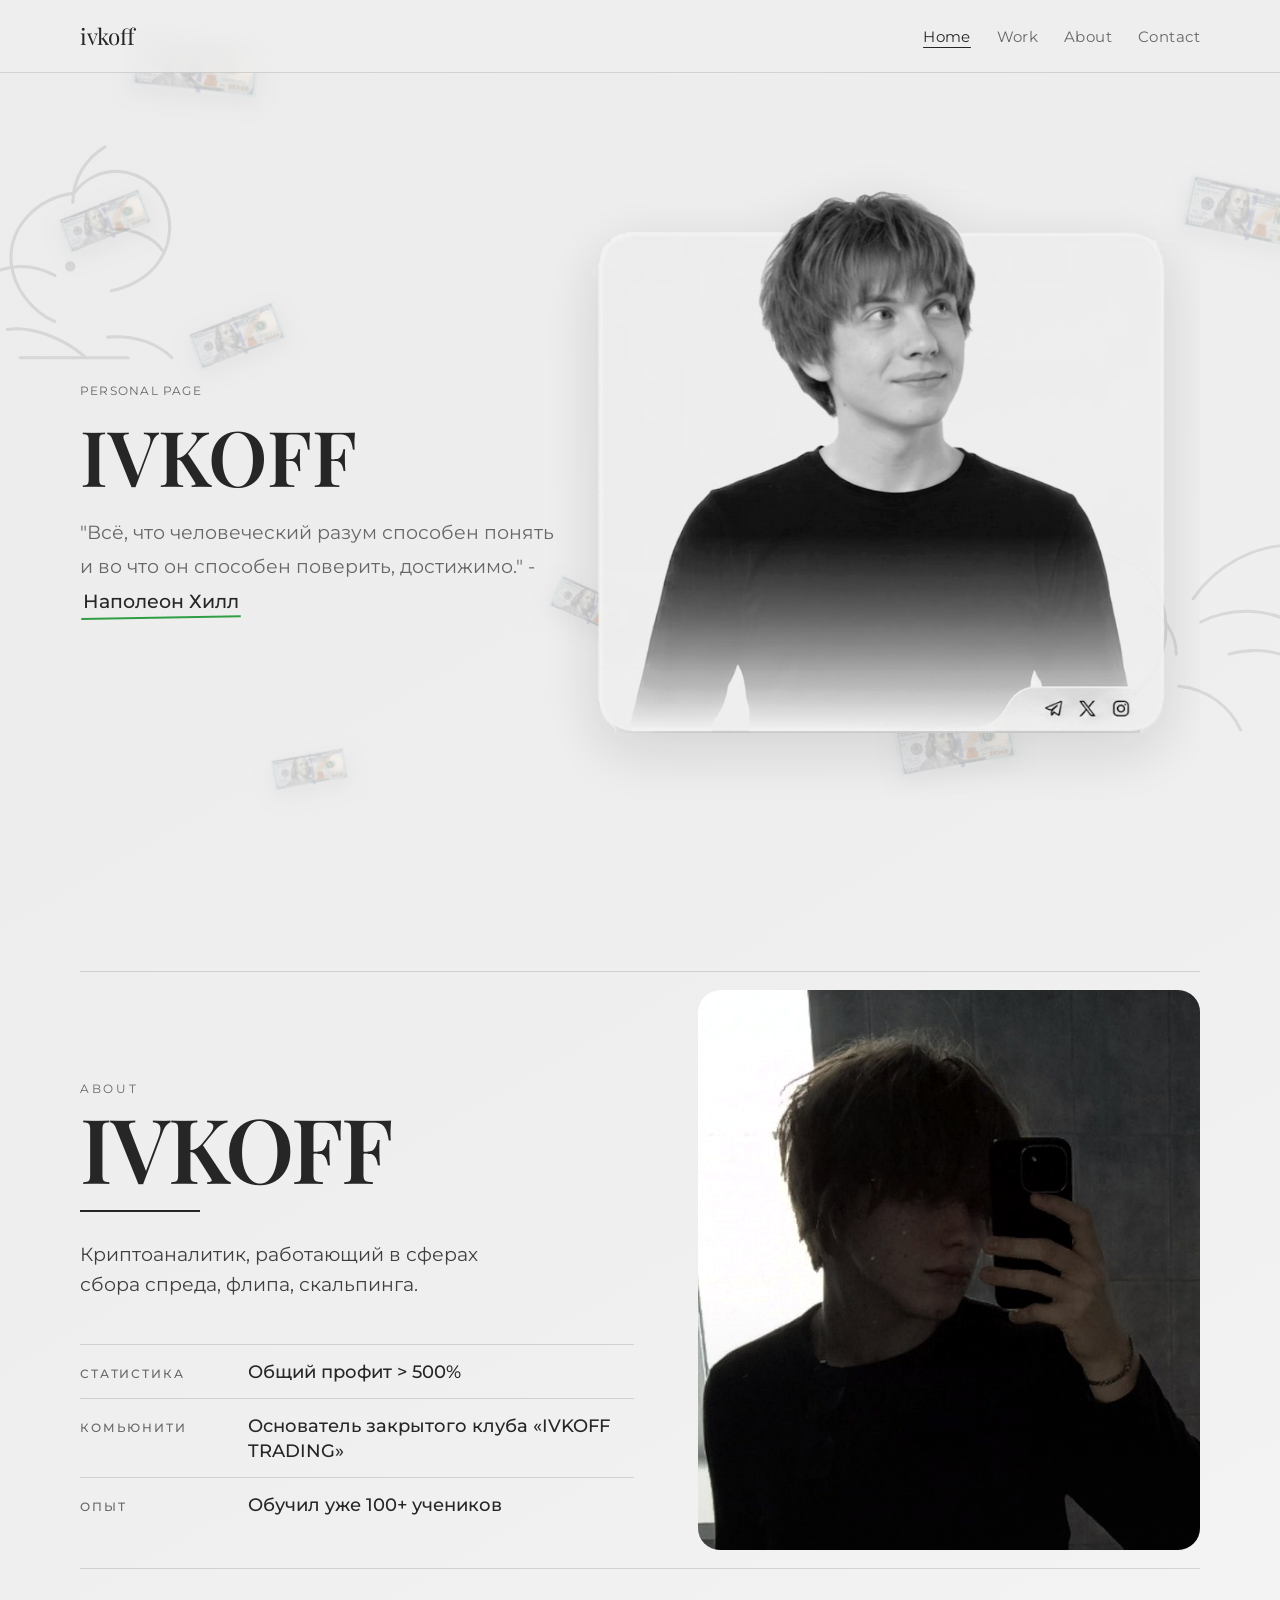
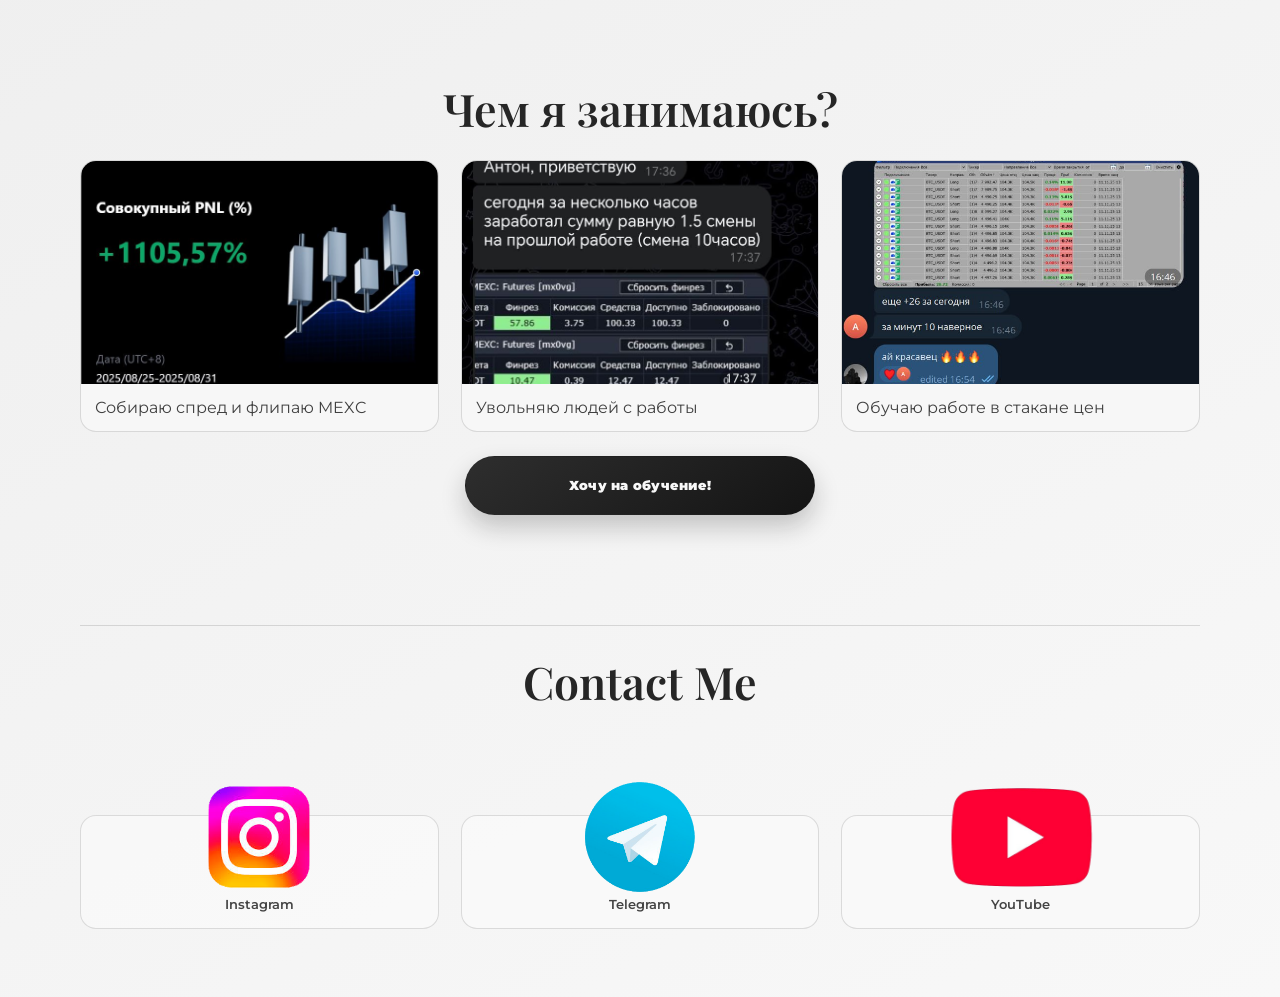
<file: index.html>
<!DOCTYPE html>
<html lang="ru">
<head>
  <meta charset="UTF-8">
  <meta name="viewport" content="width=device-width, initial-scale=1.0">
  <title>ivkoff</title>
  <meta name="description" content="WHOAMI">
  <link rel="preconnect" href="https://fonts.googleapis.com">
  <link rel="preconnect" href="https://fonts.gstatic.com" crossorigin>
  <link href="https://fonts.googleapis.com/css2?family=Playfair+Display:wght@500;600;700&family=Montserrat:wght@300;400;500;600&display=swap" rel="stylesheet">
  <link rel="stylesheet" href="styles.css?v=5">
  <link rel="icon" type="image/jpeg" href="ava.png">
</head>
<body>
  <div class="bg-engraving engraving-left" aria-hidden="true"></div>
  <div class="bg-engraving engraving-right" aria-hidden="true"></div>
  <div class="money-rain" aria-hidden="true"></div>

  <header class="topbar">
    <div class="wrap">
      <a class="brand" href="#home">ivkoff</a>
      <nav class="menu">
        <a href="#home">Home</a>
        <a href="#work">Work</a>
        <a href="#about">About</a>
        <a href="#contact">Contact</a>
      </nav>
    </div>
  </header>

  <main class="page">
    <section id="home" class="hero reveal">
      <div class="hero__mobile-photo-wrap" aria-hidden="true">
        <img class="hero__mobile-photo hero__mobile-photo--open" src="hero-photo2.png" alt="Фото профиля">
        <img class="hero__mobile-photo hero__mobile-photo--closed" src="morgnul.png" alt="">
      </div>
      <p class="hero__kicker">Personal page</p>
      <h1 class="hero__title">IVKOFF</h1>
      <p class="hero__subtitle">"Всё, что человеческий разум способен понять и во что он способен поверить, достижимо." - <span class="quote-author">Наполеон Хилл</span></p>
    </section>

    <section id="about" class="about reveal delay-1">
      <div class="about__content">
        <p class="about__eyebrow">About</p>
        <h2 class="about__name">IVKOFF</h2>
        <p class="about__lead">
          Криптоаналитик, работающий в сферах сбора спреда, флипа, скальпинга.
        </p>

        <dl class="about__facts">
          <div class="about__fact">
            <dt>Статистика</dt>
            <dd>Общий профит &gt; 500%</dd>
          </div>
          <div class="about__fact">
            <dt>Комьюнити</dt>
            <dd>Основатель закрытого клуба «IVKOFF TRADING»</dd>
          </div>
          <div class="about__fact">
            <dt>Опыт</dt>
            <dd>Обучил уже 100+ учеников</dd>
          </div>
        </dl>
      </div>

      <div class="about__media">
        <img class="about__photo" src="ya.jpg" alt="Фото IVKOFF">
      </div>
    </section>



    <section id="work" class="featured reveal delay-1">
      <h2 class="what">Чем я занимаюсь?</h2>
      <div class="featured__grid">
        <article class="work-card">
          <img src="pnl.jpg" alt="Работа 1">
          <p>Собираю спред и флипаю MEXC</p>
        </article>
        <article class="work-card">
          <img src="uvol.jpg" alt="Работа 2">
          <p>Увольняю людей с работы</p>
        </article>
        <article class="work-card">
          <img src="obuch.jpg" alt="Работа 3">
          <p>Обучаю работе в стакане цен</p>
        </article>
      </div>
      <div class="featured__cta">
        <a class="btn-primary" href="education.html">Хочу на обучение!</a>
      </div>
    </section>



    <section id="contact" class="contact reveal delay-2">
      <h2>Contact Me</h2>
    </section>
  </main>

  <footer class="socials reveal delay-2">
    <a class="social social--instagram" href="https://www.instagram.com/ivkofff?igsh=MWhxNTc3aG1qY3Yybw==" target="_blank" rel="noopener noreferrer" aria-label="Instagram">
      <img src="inst.png" alt="Instagram">
      <span>Instagram</span>
    </a>

    <a class="social social--telegram" href="https://t.me/fxiax" target="_blank" rel="noopener noreferrer" aria-label="Telegram">
      <img src="telegram.png" alt="Telegram">
      <span>Telegram</span>
    </a>

    <a class="social social--youtube" href="https://www.youtube.com/@xauog" target="_blank" rel="noopener noreferrer" aria-label="YouTube">
      <img src="youtube.png" alt="YouTube">
      <span>YouTube</span>
    </a>
  </footer>

  <script src="script.js"></script>
</body>
</html>
</file>
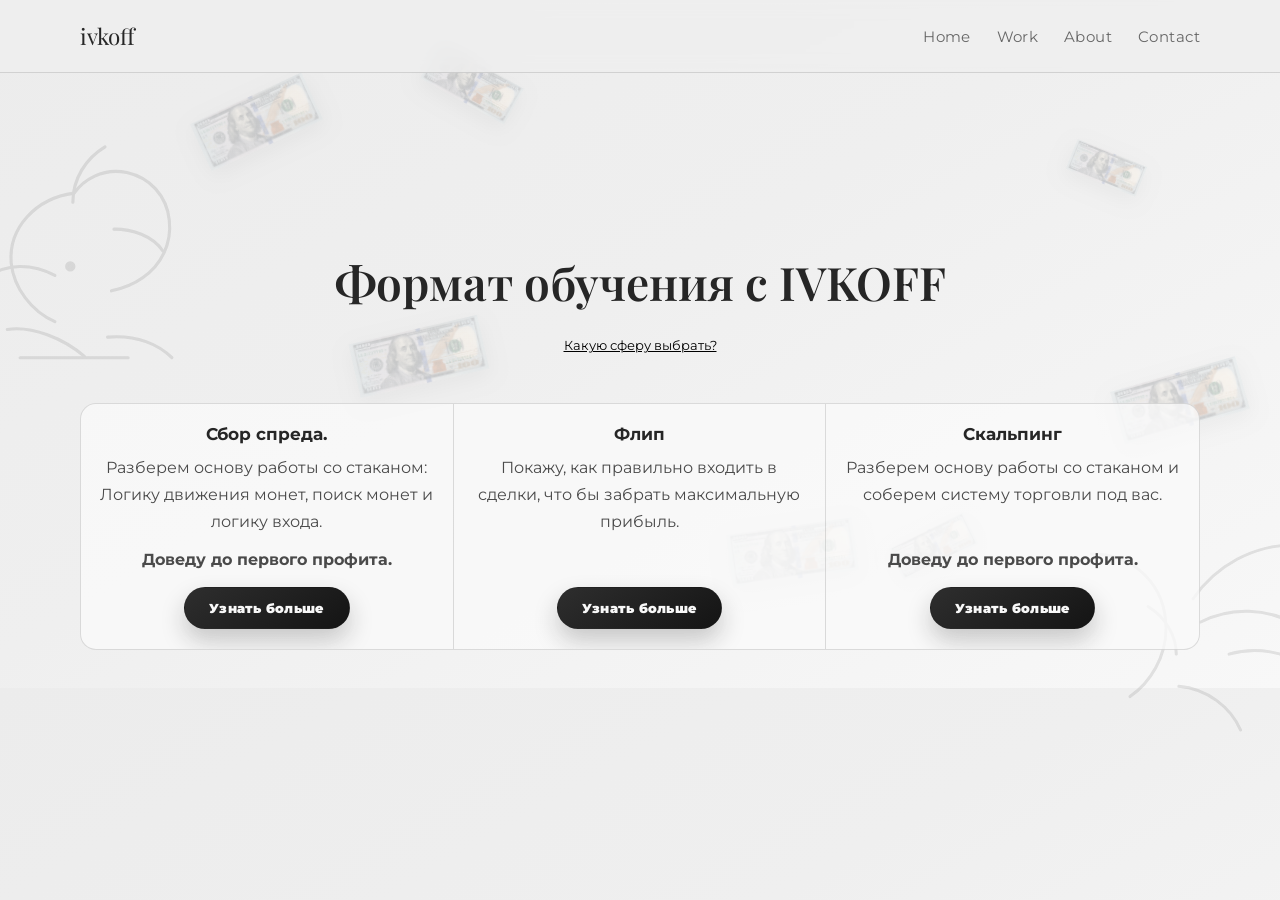
<file: education.html>
<!DOCTYPE html>
<html lang="ru">
<head>
  <meta charset="UTF-8">
  <meta name="viewport" content="width=device-width, initial-scale=1.0">
  <title>Обучение | ivkoff</title>
  <meta name="description" content="Обучение от ivkoff">
  <link rel="preconnect" href="https://fonts.googleapis.com">
  <link rel="preconnect" href="https://fonts.gstatic.com" crossorigin>
  <link href="https://fonts.googleapis.com/css2?family=Playfair+Display:wght@500;600;700&family=Montserrat:wght@300;400;500;600&display=swap" rel="stylesheet">
  <link rel="stylesheet" href="styles.css?v=3">
  <link rel="icon" type="image/jpeg" href="ava.png">
</head>
<body>
  <div class="bg-engraving engraving-left" aria-hidden="true"></div>
  <div class="bg-engraving engraving-right" aria-hidden="true"></div>
  <div class="money-rain" aria-hidden="true"></div>

  <header class="topbar">
    <div class="wrap">
      <a class="brand" href="index.html#home">ivkoff</a>
      <nav class="menu">
        <a href="index.html#home">Home</a>
        <a href="index.html#work">Work</a>
        <a href="index.html#about">About</a>
        <a href="index.html#contact">Contact</a>
      </nav>
    </div>
  </header>

  <main class="page">
    <section class="training reveal is-visible">
      <h1 class="training__title">Формат обучения c IVKOFF</h1>
      <a href="sphere.html">Какую сферу выбрать?</a>
      <div class="training__grid">
        <article class="training__card">
          <h3>Сбор спреда.</h3>
          <p>Разберем основу работы со стаканом: Логику движения монет, поиск монет и логику входа.</p>
          <b class="bbb">Доведу до первого профита.</b>
          <a class="btn-spred" href="spread.html">Узнать больше</a>
        </article>
        <article class="training__card">
          <h3>Флип</h3>
          <p>Покажу, как правильно входить в сделки, что бы забрать максимальную прибыль.</p>
          <a class="btn-flip" href="flip.html">Узнать больше</a>
        </article>
        <article class="training__card">
          <h3>Скальпинг</h3>
          <p>Разберем основу работы со стаканом и соберем систему торговли под вас.</p>
          <b class="bbb">Доведу до первого профита.</b>
          <a class="btn-scalp" href="scalping.html">Узнать больше</a>
        </article>
      </div>
    </section>
  </main>

  <script src="script.js"></script>
</body>
</html>
</file>
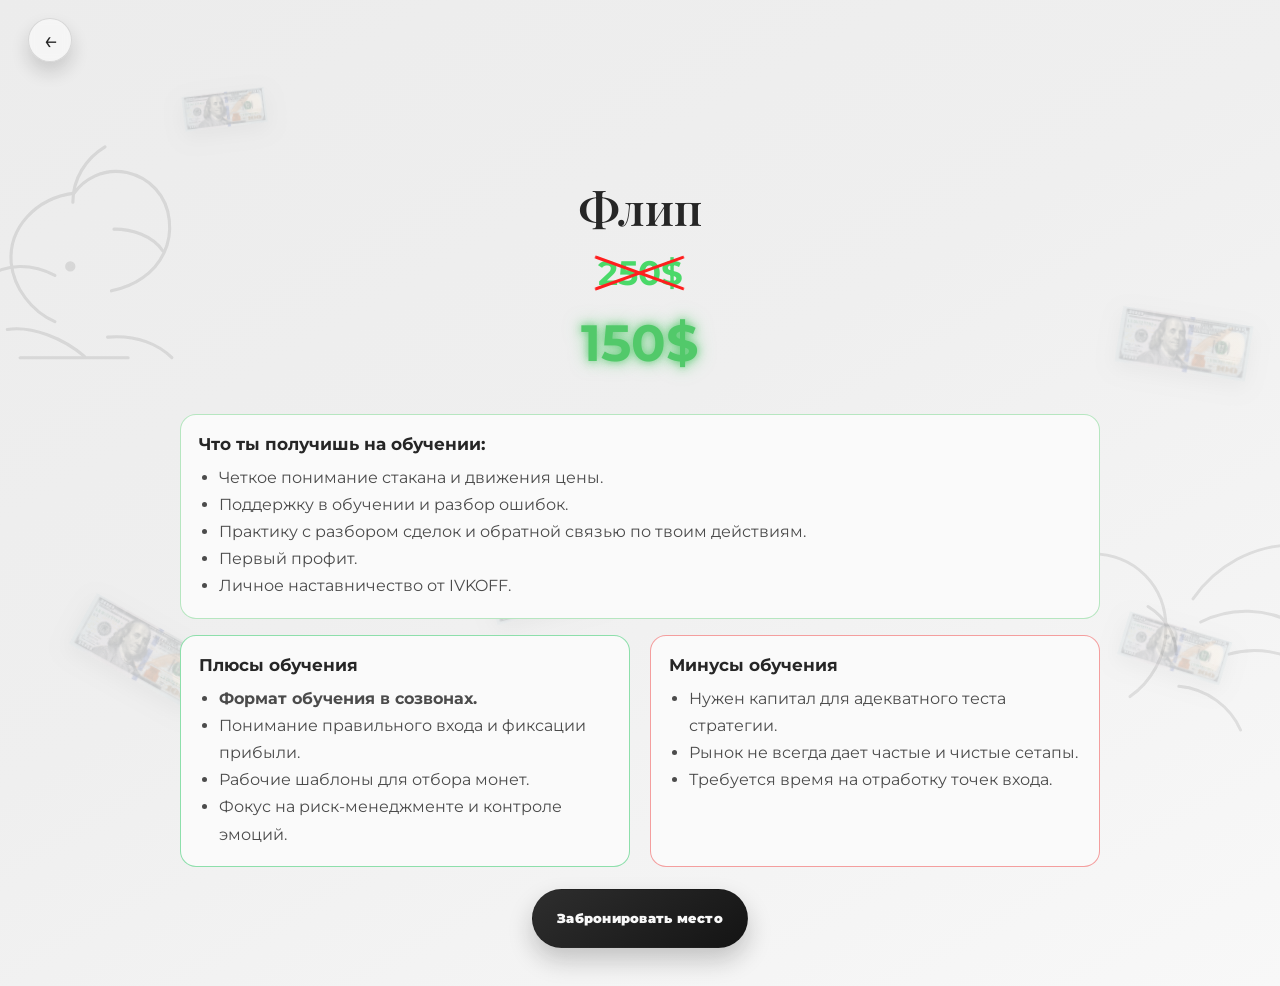
<file: flip.html>
<!DOCTYPE html>
<html lang="ru">
<head>
  <meta charset="UTF-8">
  <meta name="viewport" content="width=device-width, initial-scale=1.0">
  <title>Флип | ivkoff</title>
  <meta name="description" content="Плюсы и минусы обучения флипу">
  <link rel="preconnect" href="https://fonts.googleapis.com">
  <link rel="preconnect" href="https://fonts.gstatic.com" crossorigin>
  <link href="https://fonts.googleapis.com/css2?family=Playfair+Display:wght@500;600;700&family=Montserrat:wght@300;400;500;600&display=swap" rel="stylesheet">
  <link rel="stylesheet" href="styles.css?v=2">
  <link rel="icon" type="image/jpeg" href="ava.png">
  <style>
    .lesson-page .lesson-card--pros {
      background: rgb(250, 250, 250) !important;
      border-color: rgba(34, 197, 94, 0.5) !important;
    }

    .lesson-page .lesson-card--cons {
      background: rgb(250, 250, 250) !important;
      border-color: rgba(239, 68, 68, 0.5) !important;
    }

    .lesson-page .lesson-card--info {
      margin: 0 0 16px;
      background: rgb(250, 250, 250) !important;
      border-color: rgba(82, 201, 106, 0.4) !important;
    }
  </style>
</head>
<body>
  <div class="bg-engraving engraving-left" aria-hidden="true"></div>
  <div class="bg-engraving engraving-right" aria-hidden="true"></div>
  <div class="money-rain" aria-hidden="true"></div>

  <a class="back-arrow" href="education.html" aria-label="Назад на страницу обучения">&larr;</a>

  <main class="page lesson-page">
    <section class="lesson reveal is-visible">
      <h1 class="lesson__title">Флип</h1>
      <b class="bzach">250$</b>
      <b class="lesson__lead">150$</b>
      <article class="lesson-card lesson-card--info">
        <h2>Что ты получишь на обучении:</h2>
        <ul>
          <li>Четкое понимание стакана и движения цены.</li>
          <li>Поддержку в обучении и разбор ошибок.</li>
          <li>Практику с разбором сделок и обратной связью по твоим действиям.</li>
          <li>Первый профит.</li>
          <li>Личное наставничество от IVKOFF.</li>
        </ul>
      </article>
      <div class="lesson__grid">
        <article class="lesson-card lesson-card--pros">
          <h2>Плюсы обучения</h2>
          <ul>
            <li><b>Формат обучения в созвонах.</b></li>
            <li>Понимание правильного входа и фиксации прибыли.</li>
            <li>Рабочие шаблоны для отбора монет.</li>
            <li>Фокус на риск-менеджменте и контроле эмоций.</li>
          </ul>
        </article>
        <article class="lesson-card lesson-card--cons">
          <h2>Минусы обучения</h2>
          <ul>
            <li>Нужен капитал для адекватного теста стратегии.</li>
            <li>Рынок не всегда дает частые и чистые сетапы.</li>
            <li>Требуется время на отработку точек входа.</li>
          </ul>
        </article>
      </div>
      <div class="training__footer">
        <a class="btn-primary" href="https://t.me/m/FtcjONg0Njdi">Забронировать место</a>
      </div>
    </section>
  </main>

  <script src="script.js"></script>
</body>
</html>
</file>
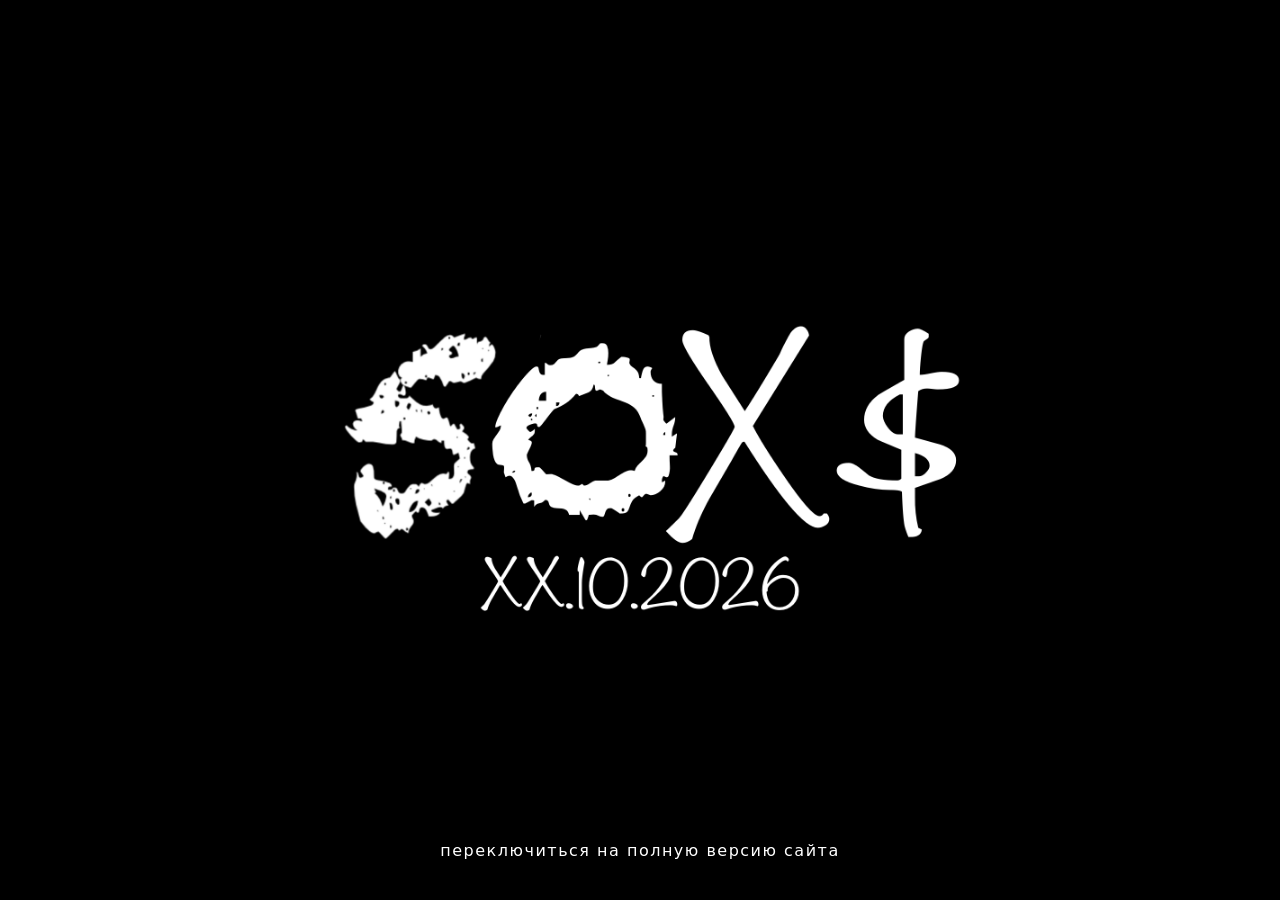
<file: indexx.html>
<!DOCTYPE html>
<html lang="ru">
<head>
    <meta charset="UTF-8">
    <meta name="viewport" content="width=device-width, initial-scale=1.0">
    <title>XX.10.2026</title>
    <link rel="icon" type="image/jpeg" href="fonnn.png">
    <style>
        /* Создаем правило для плавной анимации появления (от прозрачного к видимому) */
        @keyframes fadeIn {
            0% { opacity: 0; }
            100% { opacity: 1; }
        }

        body {
            margin: 0;
            padding: 0;
            background-color: #000000;
            height: 100vh;
            overflow: hidden; /* Убираем скролл */
            display: flex;
            justify-content: center;
            align-items: center;
            
            /* Применяем анимацию ко всей странице: длительность 1.5 секунды */
            animation: fadeIn 1.5s ease-in-out;
        }

        .image-container {
            position: relative;
            width: 100%;
            height: 100%;
            display: flex;
            justify-content: center;
            align-items: center;
        }

        .image-container img {
            max-width: 100%;
            max-height: 100vh;
            object-fit: contain;
        }

        .link-text {
            position: absolute;
            bottom: 40px; /* Переместили надпись вниз (отступ от нижнего края) */
            left: 50%;
            transform: translateX(-50%);
            
            color: #ffffff;
            text-decoration: none;
            font-size: 16px;
            font-weight: 400; 
            text-align: center;
            
            /* Сменили шрифт на современный системный без засечек */
            font-family: system-ui, -apple-system, "Segoe UI", Roboto, "Helvetica Neue", Arial, sans-serif;
            letter-spacing: 1.5px; /* Немного увеличили расстояние между буквами */
            text-transform: lowercase; /* Все буквы строчные, как на фото */
            
            text-shadow: 1px 1px 4px rgba(0, 0, 0, 0.9);
            z-index: 10;
            
            /* Плавное изменение при наведении мыши */
            transition: color 0.3s ease, opacity 0.3s ease;
        }

        .link-text:hover {
            color: #d1d1d1; /* При наведении текст становится слегка серым */
            text-decoration: none; /* Убрал подчеркивание, чтобы выглядело аккуратнее */
        }
    </style>
</head>
<body>

    <div class="image-container">
        <!-- Изображение -->
        <img src="Fonnn.PNG" alt="Фоновое изображение">
        
        <!-- Ссылка теперь будет отображаться внизу -->
        <a href="body.html" class="link-text">переключиться на полную версию сайта</a>
    </div>

</body>
</html>
</file>
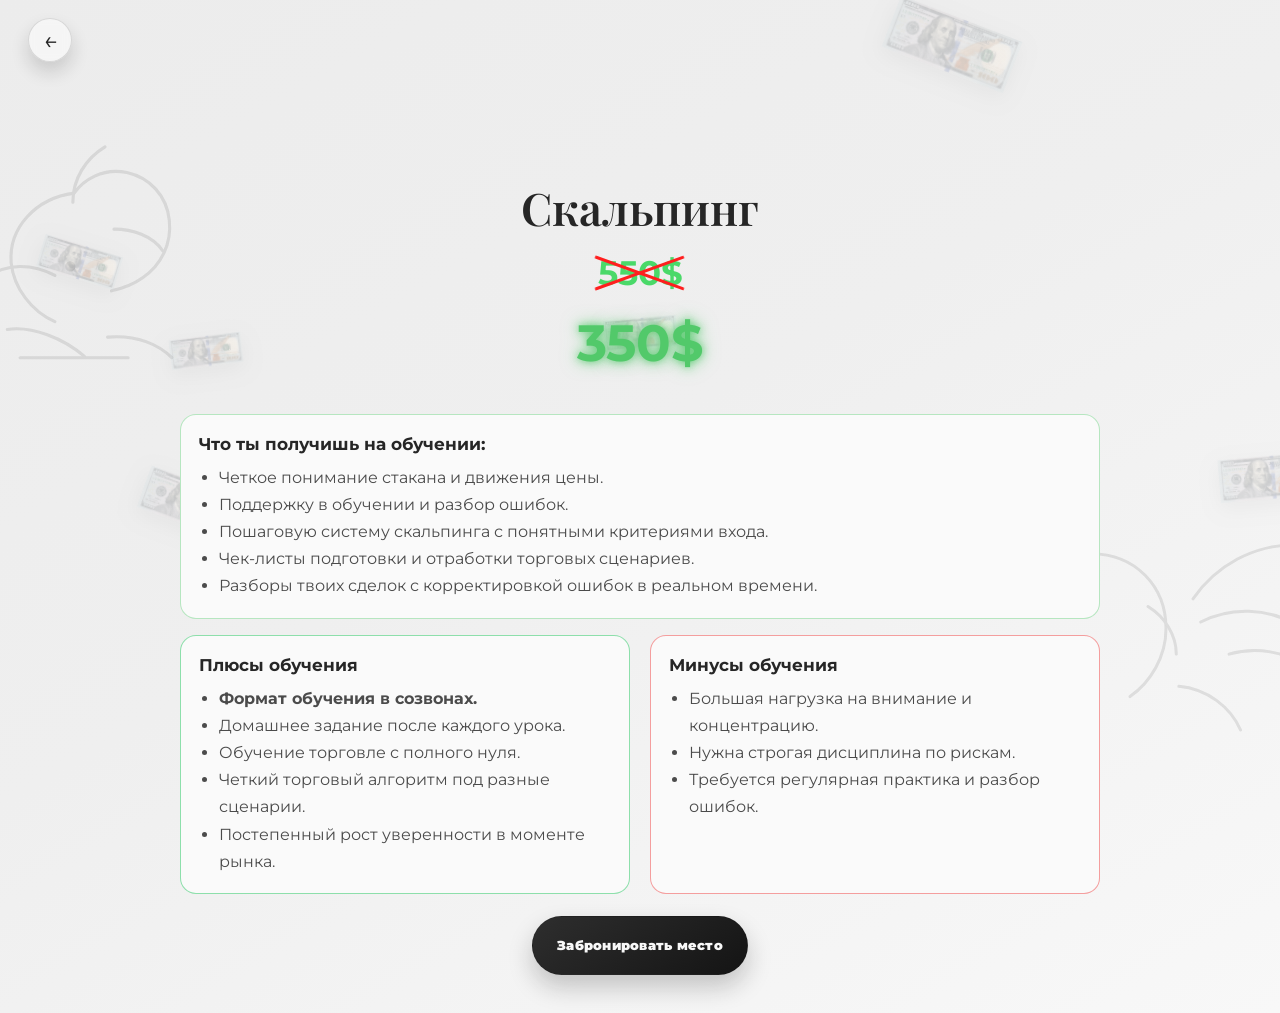
<file: scalping.html>
<!DOCTYPE html>
<html lang="ru">
<head>
  <meta charset="UTF-8">
  <meta name="viewport" content="width=device-width, initial-scale=1.0">
  <title>Скальпинг | ivkoff</title>
  <meta name="description" content="Плюсы и минусы обучения скальпингу">
  <link rel="preconnect" href="https://fonts.googleapis.com">
  <link rel="preconnect" href="https://fonts.gstatic.com" crossorigin>
  <link href="https://fonts.googleapis.com/css2?family=Playfair+Display:wght@500;600;700&family=Montserrat:wght@300;400;500;600&display=swap" rel="stylesheet">
  <link rel="stylesheet" href="styles.css?v=2">
  <link rel="icon" type="image/jpeg" href="ava.png">
  <style>
    .lesson-page .lesson-card--pros {
      background: rgb(250, 250, 250) !important;
      border-color: rgba(34, 197, 94, 0.5) !important;
    }

    .lesson-page .lesson-card--cons {
      background: rgb(250, 250, 250) !important;
      border-color: rgba(239, 68, 68, 0.5) !important;
    }

    .lesson-page .lesson-card--info {
      margin: 0 0 16px;
      background: rgb(250, 250, 250) !important;
      border-color: rgba(82, 201, 106, 0.4) !important;
    }
  </style>
</head>
<body>
  <div class="bg-engraving engraving-left" aria-hidden="true"></div>
  <div class="bg-engraving engraving-right" aria-hidden="true"></div>
  <div class="money-rain" aria-hidden="true"></div>

  <a class="back-arrow" href="education.html" aria-label="Назад на страницу обучения">&larr;</a>

  <main class="page lesson-page">
    <section class="lesson reveal is-visible">
      <h1 class="lesson__title">Скальпинг</h1>
      <b class="bzach">550$</b>
      <b class="lesson__lead">350$</b>
      <article class="lesson-card lesson-card--info">
        <h2>Что ты получишь на обучении:</h2>
        <ul>
          <li>Четкое понимание стакана и движения цены.</li>
          <li>Поддержку в обучении и разбор ошибок.</li>
          <li>Пошаговую систему скальпинга с понятными критериями входа.</li>
          <li>Чек-листы подготовки и отработки торговых сценариев.</li>
          <li>Разборы твоих сделок с корректировкой ошибок в реальном времени.</li>
        </ul>
      </article>
      <div class="lesson__grid">
        <article class="lesson-card lesson-card--pros">
          <h2>Плюсы обучения</h2>
          <ul>
            <li><b>Формат обучения в созвонах.</b></li>
            <li>Домашнее задание после каждого урока.</li>
            <li>Обучение торговле с полного нуля.</li>
            <li>Четкий торговый алгоритм под разные сценарии.</li>
            <li>Постепенный рост уверенности в моменте рынка.</li>
          </ul>
        </article>
        <article class="lesson-card lesson-card--cons">
          <h2>Минусы обучения</h2>
          <ul>
            <li>Большая нагрузка на внимание и концентрацию.</li>
            <li>Нужна строгая дисциплина по рискам.</li>
            <li>Требуется регулярная практика и разбор ошибок.</li>
          </ul>
        </article>
      </div>
      <div class="training__footer">
        <a class="btn-primary" href="https://t.me/m/5CFHhYJuMTEy">Забронировать место</a>
      </div>
    </section>
  </main>

  <script src="script.js"></script>
</body>
</html>
</file>
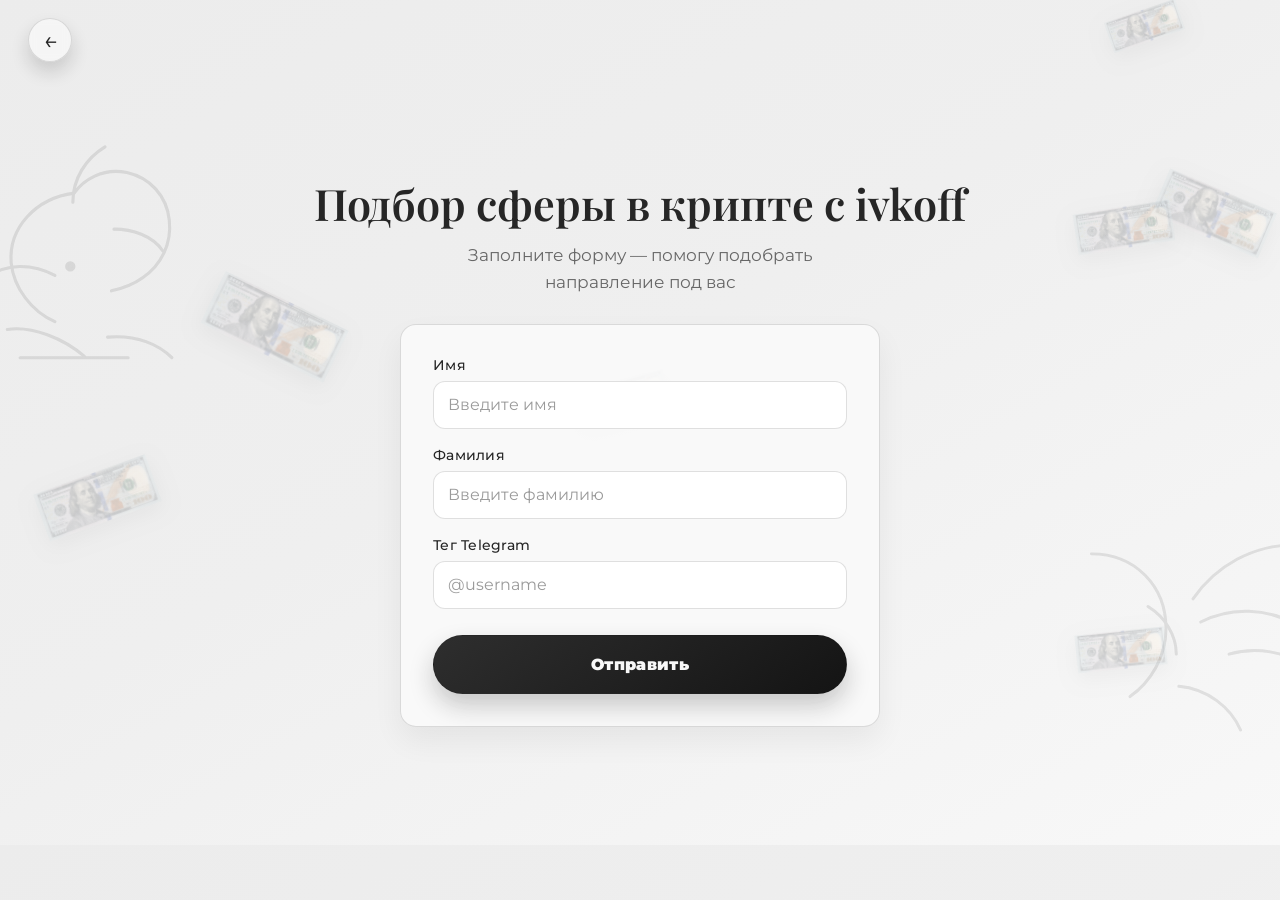
<file: sphere.html>
<!DOCTYPE html>
<html lang="ru">
<head>
  <meta charset="UTF-8">
  <meta name="viewport" content="width=device-width, initial-scale=1.0">
  <title>Подбор сферы | ivkoff</title>
  <meta name="description" content="Подбор сферы в крипте с ivkoff">
  <link rel="preconnect" href="https://fonts.googleapis.com">
  <link rel="preconnect" href="https://fonts.gstatic.com" crossorigin>
  <link href="https://fonts.googleapis.com/css2?family=Playfair+Display:wght@500;600;700&family=Montserrat:wght@300;400;500;600&display=swap" rel="stylesheet">
  <link rel="stylesheet" href="styles.css?v=5">
  <link rel="icon" type="image/jpeg" href="ava.png">
</head>
<body>
  <div class="bg-engraving engraving-left" aria-hidden="true"></div>
  <div class="bg-engraving engraving-right" aria-hidden="true"></div>
  <div class="money-rain" aria-hidden="true"></div>

  <a class="back-arrow" href="education.html" aria-label="Назад на страницу обучения">&larr;</a>

  <main class="page lesson-page">
    <section class="sphere reveal is-visible">
      <h1 class="sphere__title">Подбор сферы в крипте с ivkoff</h1>
      <p class="sphere__lead">Заполните форму — помогу подобрать направление под вас</p>

      <div class="sphere__card">
        <iframe
          class="sphere-form__frame"
          name="sphere-form-target"
          title="Отправка формы"
          tabindex="-1"
          aria-hidden="true"
        ></iframe>

        <form
          class="sphere-form"
          id="sphere-form"
          action="https://docs.google.com/forms/d/e/1FAIpQLSfjbe5py2j5CR15bvbuMkByouJhkU-ODWI42DgNb-DGnEtvWw/formResponse"
          method="POST"
          target="sphere-form-target"
          novalidate
        >
          <label class="sphere-form__field">
            <span class="sphere-form__label">Имя</span>
            <input
              class="sphere-form__input"
              type="text"
              name="entry.57081497"
              autocomplete="given-name"
              placeholder="Введите имя"
              required
            >
          </label>

          <label class="sphere-form__field">
            <span class="sphere-form__label">Фамилия</span>
            <input
              class="sphere-form__input"
              type="text"
              name="entry.1005375724"
              autocomplete="family-name"
              placeholder="Введите фамилию"
              required
            >
          </label>

          <label class="sphere-form__field">
            <span class="sphere-form__label">Тег Telegram</span>
            <input
              class="sphere-form__input"
              type="text"
              name="entry.1023212943"
              autocomplete="username"
              placeholder="@username"
              required
            >
          </label>

          <button class="btn-primary sphere-form__submit" type="submit">Отправить</button>
          <p class="sphere-form__cooldown" id="sphere-cooldown" hidden></p>
        </form>
      </div>
    </section>
  </main>

  <div class="sphere-modal" id="sphere-modal" hidden>
    <div class="sphere-modal__backdrop" data-close-modal></div>
    <div class="sphere-modal__dialog" role="dialog" aria-modal="true" aria-labelledby="sphere-modal-title">
      <p class="sphere-modal__title" id="sphere-modal-title">Готово! Ожидайте, наш менеджер свяжется с вами в ближайшее время!</p>
      <button class="btn-primary sphere-modal__close" type="button" data-close-modal>Понятно</button>
    </div>
  </div>

  <script src="script.js"></script>
</body>
</html>
</file>
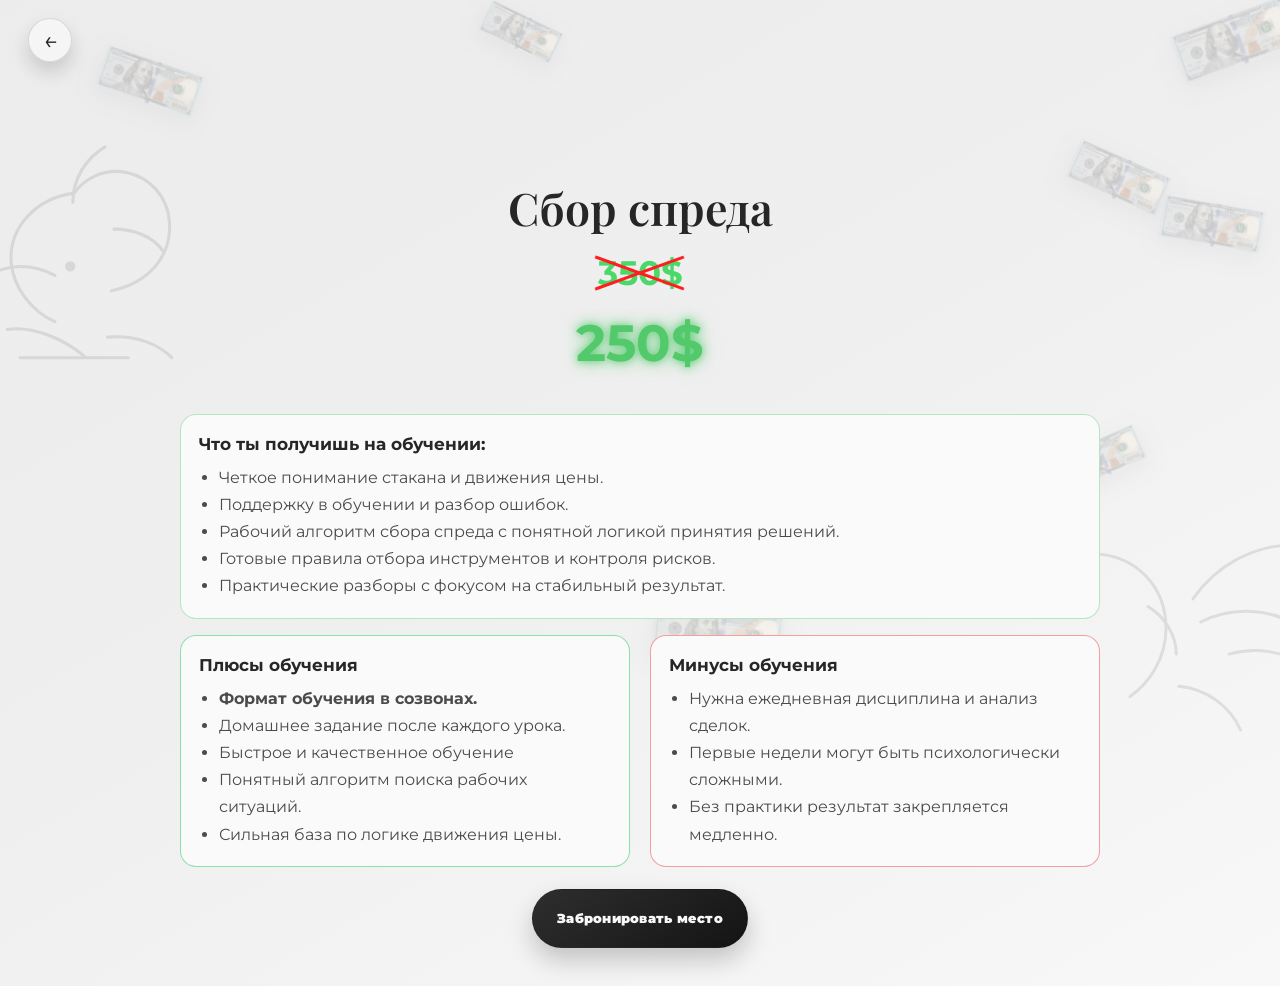
<file: spread.html>
<!DOCTYPE html>
<html lang="ru">
<head>
  <meta charset="UTF-8">
  <meta name="viewport" content="width=device-width, initial-scale=1.0">
  <title>Сбор спреда | ivkoff</title>
  <meta name="description" content="Плюсы и минусы обучения сбору спреда">
  <link rel="preconnect" href="https://fonts.googleapis.com">
  <link rel="preconnect" href="https://fonts.gstatic.com" crossorigin>
  <link href="https://fonts.googleapis.com/css2?family=Playfair+Display:wght@500;600;700&family=Montserrat:wght@300;400;500;600&display=swap" rel="stylesheet">
  <link rel="stylesheet" href="styles.css?v=2">
  <link rel="icon" type="image/jpeg" href="ava.png">
  <style>
    .lesson-page .lesson-card--pros {
      background: rgb(250, 250, 250) !important;
      border-color: rgba(34, 197, 94, 0.5) !important;
    }

    .lesson-page .lesson-card--cons {
      background: rgb(250, 250, 250) !important;
      border-color: rgba(239, 68, 68, 0.5) !important;
    }

    .lesson-page .lesson-card--info {
      margin: 0 0 16px;
      background: rgb(250, 250, 250) !important;
      border-color: rgba(82, 201, 106, 0.4) !important;
    }
  </style>
</head>
<body>
  <div class="bg-engraving engraving-left" aria-hidden="true"></div>
  <div class="bg-engraving engraving-right" aria-hidden="true"></div>
  <div class="money-rain" aria-hidden="true"></div>

  <a class="back-arrow" href="education.html" aria-label="Назад на страницу обучения">&larr;</a>

  <main class="page lesson-page">
    <section class="lesson reveal is-visible">
      <h1 class="lesson__title">Сбор спреда</h1>
      <b class="bzach">350$</b>
      <b class="lesson__lead">250$</b>
      <article class="lesson-card lesson-card--info">
        <h2>Что ты получишь на обучении:</h2>
        <ul>
          <li>Четкое понимание стакана и движения цены.</li>
          <li>Поддержку в обучении и разбор ошибок.</li>
          <li>Рабочий алгоритм сбора спреда с понятной логикой принятия решений.</li>
          <li>Готовые правила отбора инструментов и контроля рисков.</li>
          <li>Практические разборы с фокусом на стабильный результат.</li>
        </ul>
      </article>
      <div class="lesson__grid">
        <article class="lesson-card lesson-card--pros">
          <h2>Плюсы обучения</h2>
          <ul>
            <li><b>Формат обучения в созвонах.</b></li>
            <li>Домашнее задание после каждого урока.</li>
            <li>Быстрое и качественное обучение</li>
            <li>Понятный алгоритм поиска рабочих ситуаций.</li>
            <li>Сильная база по логике движения цены.</li>
          </ul>
        </article>
        <article class="lesson-card lesson-card--cons">
          <h2>Минусы обучения</h2>
          <ul>
            <li>Нужна ежедневная дисциплина и анализ сделок.</li>
            <li>Первые недели могут быть психологически сложными.</li>
            <li>Без практики результат закрепляется медленно.</li>
          </ul>
        </article>
      </div>
      <div class="training__footer">
        <a class="btn-primary" href="https://t.me/m/VAbytPTpOWVi">Забронировать место</a>
      </div>
    </section>
  </main>

  <script src="script.js"></script>
</body>
</html>
</file>
<file: styles.css>
:root {
  --bg: #efefef;
  --bg-soft: #f7f7f7;
  --ink: #262626;
  --muted: #676767;
  --line: rgba(30, 30, 30, 0.14);
  --hero-photo: url("hero-photo2.png");
  --hero-photo-blink: url("morgnul.png");
  --hero-photo-shadow: drop-shadow(0 18px 30px rgba(32, 32, 32, 0.14));
}

a {
  font-size: small;
  display: block;
  text-align: center;
  color: #000;
}
b {
  display: block;
  margin-top: auto;
  margin-bottom: 0;
}


.bbb b{
  display: block;
  margin-top: 30px;
  margin-bottom: 0;
}

* {
  box-sizing: border-box;
}

html {
  scroll-behavior: smooth;
  width: 100%;
  max-width: 100%;
  overflow-x: clip;
}

body {
  margin: 0;
  font-family: "Montserrat", sans-serif;
  color: var(--ink);
  background: linear-gradient(150deg, #ececec, var(--bg) 46%, #f8f8f8);
  width: 100%;
  max-width: 100%;
  overflow-x: clip;
  overscroll-behavior-x: none;
}

.wrap,
.page,
.socials {
  width: min(1120px, 92%);
  margin-inline: auto;
  position: relative;
  z-index: 2;
}

.topbar {
  position: sticky;
  top: 0;
  z-index: 20;
  backdrop-filter: blur(8px);
  background: rgba(239, 239, 239, 0.78);
  border-bottom: 1px solid var(--line);
}

.wrap {
  display: flex;
  justify-content: space-between;
  align-items: center;
  min-height: 72px;
}

.brand {
  text-decoration: none;
  color: var(--ink);
  font-family: "Playfair Display", serif;
  font-size: 1.4rem;
}

.menu {
  display: flex;
  gap: clamp(10px, 2vw, 26px);
}

.menu a {
  text-decoration: none;
  color: var(--muted);
  font-size: 0.95rem;
  letter-spacing: 0.03em;
  transition: color 0.3s ease;
}

.menu a:hover {
  color: var(--ink);
}

.menu a.is-active {
  color: var(--ink);
  text-decoration: underline;
  text-underline-offset: 5px;
}

.page {
  padding: 68px 0 38px;
  overflow-x: clip;
}

.hero {
  min-height: 80vh;
  display: grid;
  align-content: center;
  max-width: 100%;
  position: relative;
  isolation: isolate;
  overflow-x: clip;
  padding-right: clamp(380px, 50vw, 690px);
  --hero-open-opacity: 0.95;
  --hero-closed-opacity: 0;
}

.hero > * {
  max-inline-size: 100%;
  min-width: 0;
}

.hero::before {
  content: "";
  position: absolute;
  top: clamp(12px, 3vh, 34px);
  right: clamp(0px, 1.5vw, 18px);
  width: clamp(400px, 46vw, 620px);
  aspect-ratio: 1 / 1;
  background-image: var(--hero-photo);
  background-repeat: no-repeat;
  background-position: center;
  background-size: contain;
  border-radius: 0;
  opacity: var(--hero-open-opacity);
  filter: grayscale(100%) contrast(1.1) brightness(0.95) var(--hero-photo-shadow);
  box-shadow: none;
  transform: translateY(0);
  transition: transform 0.45s ease, box-shadow 0.45s ease, opacity 0.32s ease-in-out;
  z-index: -2;
}

.hero::after {
  content: "";
  position: absolute;
  top: clamp(12px, 3vh, 34px);
  right: clamp(0px, 1.5vw, 18px);
  width: clamp(400px, 46vw, 620px);
  aspect-ratio: 1 / 1;
  background-image: var(--hero-photo-blink);
  background-repeat: no-repeat;
  background-position: center;
  background-size: contain;
  border-radius: 0;
  opacity: var(--hero-closed-opacity);
  filter: grayscale(100%) contrast(1.1) brightness(0.95);
  box-shadow: none;
  transform: translateY(0);
  transition: transform 0.45s ease, opacity 0.32s ease-in-out;
  z-index: -1;
}

.hero:hover::before,
.hero:hover::after {
  transform: translateY(-8px);
}

.hero.is-blinking {
  --hero-open-opacity: 0.95;
  --hero-closed-opacity: 0.84;
}

.hero__mobile-photo-wrap {
  display: none;
  --hero-mobile-ratio: 1 / 1;
}

.hero__mobile-photo {
  position: absolute;
  inset: 0;
  width: 100%;
  height: 100%;
  margin: 0;
  opacity: 1;
  filter: grayscale(100%) contrast(1.1) brightness(0.95);
  object-fit: contain;
  object-position: center;
  transition: opacity 0.32s ease-in-out;
}

.hero__mobile-photo--open {
  opacity: 1;
}

.hero__mobile-photo--closed {
  opacity: 0;
}

.hero.is-blinking .hero__mobile-photo--open {
  opacity: 1;
}

.hero.is-blinking .hero__mobile-photo--closed {
  opacity: 0.84;
}

.hero__kicker {
  margin: 0 0 14px;
  color: var(--muted);
  text-transform: uppercase;
  letter-spacing: 0.1em;
  font-size: 0.76rem;
}

.hero__title {
  margin: 0;
  font-family: "Playfair Display", serif;
  font-size: clamp(2rem, 6.2vw, 4.8rem);
  line-height: 1.12;
  font-weight: 600;
  overflow-wrap: break-word;
  word-break: break-word;
}

.hero__subtitle {
  margin: 18px 0 0;
  font-size: clamp(1rem, 1.8vw, 1.2rem);
  color: var(--muted);
  inline-size: min(520px, 100%);
  max-inline-size: 100%;
  min-width: 0;
  display: block;
  line-height: 1.75;
  white-space: normal;
  overflow-wrap: break-word;
  word-break: break-word;
  -webkit-hyphens: none;
  -ms-hyphens: none;
  hyphens: none;
}

.quote-author {
  position: relative;
  display: inline-block;
  margin-top: 2px;
  margin-left: 3px;
  width: max-content;
  color: var(--ink);
  font-weight: 500;
  z-index: 0;
}

.quote-author::after {
  content: "";
  position: absolute;
  left: -2px;
  right: -2px;
  bottom: -1px;
  height: 2px;
  background: #2f9e44;
  border-radius: 999px;
  transform: rotate(-1deg) scaleX(0);
  transform-origin: left center;
  animation: quote-marker-reveal 3s cubic-bezier(0.2, 0.9, 0.25, 1) 0.05s forwards;
  z-index: -1;
}

@keyframes quote-marker-reveal {
  from {
    transform: rotate(-1deg) scaleX(0);
    transform-origin: left center;
  }
  to {
    transform: rotate(-1deg) scaleX(1);
    transform-origin: left center;
  }
}

.featured,
.about,
.contact {
  margin-top: clamp(58px, 11vw, 110px);
}

.featured h2,
.contact h2 {
  margin: 0 0 22px;
  font-family: "Playfair Display", serif;
  font-size: clamp(1.6rem, 3.5vw, 2.8rem);
  font-weight: 600;
}

.featured__grid {
  display: grid;
  grid-template-columns: repeat(3, minmax(180px, 1fr));
  gap: clamp(12px, 2vw, 22px);
  overflow: visible;
}

.what {
  text-align: center;
}

.featured__cta {
  margin-top: 24px;
  display: flex;
  justify-content: center;
}

.btn-primary {
  display: inline-flex;
  align-items: center;
  justify-content: center;
  min-height: 59px;
  min-width: 350px;
  padding: 12px 24px;
  border-radius: 999px;
  border: 1px solid var(--line);
  text-decoration: none;
  font-weight: 1000;
  letter-spacing: 0.02em;
  color: #f8f8f8;
  background: linear-gradient(145deg, #2e2e2e, #141414);
  box-shadow: 0 12px 24px rgba(22, 22, 22, 0.22);
  transition: transform 0.25s ease, box-shadow 0.25s ease, background 0.25s ease;
}

.btn-primary:hover {
  transform: translateY(-2px);
  box-shadow: 0 16px 28px rgba(20, 20, 20, 0.27);
  background: linear-gradient(145deg, #242424, #0f0f0f);
}

.btn-primary:active {
  transform: translateY(0);
}

.btn-spred {
  display: inline-flex;
  align-items: center;
  justify-content: center;
  margin-top: auto;
  margin-bottom: 0;
  min-height: 30px;
  min-width: 150px;
  padding: 12px 24px;
  border-radius: 999px;
  border: 1px solid var(--line);
  text-decoration: none;
  font-weight: 1000;
  letter-spacing: 0.02em;
  color: #f8f8f8;
  background: linear-gradient(145deg, #2e2e2e, #141414);
  box-shadow: 0 12px 24px rgba(22, 22, 22, 0.22);
  transition: transform 0.25s ease, box-shadow 0.25s ease, background 0.25s ease;
}

.btn-spred:hover {
  transform: translateY(-2px);
  box-shadow: 0 16px 28px rgba(20, 20, 20, 0.27);
  background: linear-gradient(145deg, #242424, #0f0f0f);
}

.btn-spred:active {
  transform: translateY(0);
}

.btn-flip {
  display: inline-flex;
  align-items: center;
  justify-content: center;
  margin-top: auto;
  margin-bottom: 0;
  min-height: 30px;
  min-width: 150px;
  padding: 12px 24px;
  border-radius: 999px;
  border: 1px solid var(--line);
  text-decoration: none;
  font-weight: 1000;
  letter-spacing: 0.02em;
  color: #f8f8f8;
  background: linear-gradient(145deg, #2e2e2e, #141414);
  box-shadow: 0 12px 24px rgba(22, 22, 22, 0.22);
  transition: transform 0.25s ease, box-shadow 0.25s ease, background 0.25s ease;
}

.btn-flip:hover {
  transform: translateY(-2px);
  box-shadow: 0 16px 28px rgba(20, 20, 20, 0.27);
  background: linear-gradient(145deg, #242424, #0f0f0f);
}

.btn-flip:active {
  transform: translateY(0);
}

.btn-scalp {
  display: inline-flex;
  align-items: center;
  justify-content: center;
  margin-top: auto;
  margin-bottom: 0;
  min-height: 30px;
  min-width: 150px;
  padding: 12px 24px;
  border-radius: 999px;
  border: 1px solid var(--line);
  text-decoration: none;
  font-weight: 1000;
  letter-spacing: 0.02em;
  color: #f8f8f8;
  background: linear-gradient(145deg, #2e2e2e, #141414);
  box-shadow: 0 12px 24px rgba(22, 22, 22, 0.22);
  transition: transform 0.25s ease, box-shadow 0.25s ease, background 0.25s ease;
}

.btn-scalp:hover {
  transform: translateY(-2px);
  box-shadow: 0 16px 28px rgba(20, 20, 20, 0.27);
  background: linear-gradient(145deg, #242424, #0f0f0f);
}

.btn-scalp:active {
  transform: translateY(0);
}


.training {
  margin-top: clamp(58px, 11vw, 110px);
}


.training__title {
  margin: 0 0 24px;
  text-align: center;
  font-family: "Playfair Display", serif;
  font-size: clamp(1.7rem, 3.6vw, 2.9rem);
  font-weight: 600;
}

.training__grid {
  display: grid;
  margin-top: 50px;
  grid-template-columns: repeat(3, minmax(200px, 1fr));
  gap: 0;
  border: 1px solid var(--line);
  border-radius: 16px;
  overflow: hidden;
  background: rgba(250, 250, 250, 0.78);
}

.training__card {
  border-right: 1px solid var(--line);
  padding: 20px 18px;
  display: flex;
  flex-direction: column;
  align-items: center;
  text-align: center;
}

.training__card:last-child {
  border-right: 0;
}

.training__card h3 {
  margin: 0 0 10px;
  font-size: 1.04rem;
  text-align: center;
}

.training__card p {
  margin: 0 0 10px;
  color: #4a4a4a;
  line-height: 1.7;
  text-align: center;
  flex: 1 1 auto;
}

.training__card b {
  display: block;
  margin: 0 0 14px;
  min-height: 1.7em;
  color: #4a4a4a;
  line-height: 1.7;
  text-align: center;
}

.training__footer {
  margin-top: 22px;
  display: flex;
  justify-content: center;
}

.training__footer .btn-primary {
  min-width: 180px;
}

.sphere {
  margin-top: clamp(58px, 11vw, 110px);
  padding-bottom: clamp(40px, 8vw, 80px);
}

.sphere__title {
  margin: 0 0 12px;
  text-align: center;
  font-family: "Playfair Display", serif;
  font-size: clamp(1.55rem, 3.5vw, 2.7rem);
  font-weight: 600;
  line-height: 1.2;
}

.sphere__lead {
  margin: 0 auto 28px;
  max-width: 420px;
  text-align: center;
  color: var(--muted);
  font-size: clamp(0.95rem, 2.2vw, 1.05rem);
  line-height: 1.6;
}

.sphere__card {
  width: min(480px, 100%);
  margin: 0 auto;
  padding: clamp(22px, 4vw, 32px);
  border: 1px solid var(--line);
  border-radius: 16px;
  background: rgba(250, 250, 250, 0.9);
  box-shadow: 0 14px 30px rgba(24, 24, 24, 0.06);
}

.sphere-form__frame {
  position: fixed;
  left: -10000px;
  top: 0;
  width: 1px;
  height: 1px;
  margin: 0;
  padding: 0;
  border: 0;
  opacity: 0;
  pointer-events: none;
  visibility: hidden;
}

.sphere-form {
  display: flex;
  flex-direction: column;
  gap: 18px;
}

.sphere-form__submit:disabled {
  opacity: 0.72;
  cursor: wait;
  transform: none;
}

.sphere-form__field {
  display: flex;
  flex-direction: column;
  gap: 8px;
  text-align: left;
}

.sphere-form__label {
  font-size: 0.86rem;
  font-weight: 500;
  letter-spacing: 0.02em;
  color: var(--ink);
}

.sphere-form__input {
  width: 100%;
  min-height: 48px;
  padding: 12px 14px;
  border: 1px solid var(--line);
  border-radius: 12px;
  background: #fff;
  color: var(--ink);
  font-family: "Montserrat", sans-serif;
  font-size: 1rem;
  outline: none;
  transition: border-color 0.25s ease, box-shadow 0.25s ease;
}

.sphere-form__input::placeholder {
  color: #9a9a9a;
}

.sphere-form__input:focus {
  border-color: rgba(30, 30, 30, 0.42);
  box-shadow: 0 0 0 3px rgba(30, 30, 30, 0.08);
}

.sphere-form__input.is-invalid {
  border-color: rgba(239, 68, 68, 0.65);
  box-shadow: 0 0 0 3px rgba(239, 68, 68, 0.1);
}

.sphere-form__submit {
  width: 100%;
  min-width: 0;
  margin-top: 8px;
  cursor: pointer;
  font-family: "Montserrat", sans-serif;
  font-size: 1rem;
}

.sphere-form__cooldown {
  margin: 0;
  text-align: center;
  color: var(--muted);
  font-size: 0.86rem;
  line-height: 1.5;
}

body.sphere-modal-open {
  overflow: hidden;
}

.sphere-modal {
  position: fixed;
  inset: 0;
  z-index: 80;
  display: flex;
  align-items: center;
  justify-content: center;
  padding: 20px;
}

.sphere-modal[hidden] {
  display: none;
}

.sphere-modal__backdrop {
  position: absolute;
  inset: 0;
  background: rgba(20, 20, 20, 0.45);
  backdrop-filter: blur(3px);
}

.sphere-modal__dialog {
  position: relative;
  z-index: 1;
  width: min(440px, 100%);
  padding: clamp(24px, 5vw, 34px);
  border: 1px solid var(--line);
  border-radius: 16px;
  background: rgba(250, 250, 250, 0.97);
  box-shadow: 0 20px 40px rgba(20, 20, 20, 0.22);
  text-align: center;
  animation: sphere-modal-in 0.28s ease;
}

.sphere-modal__title {
  margin: 0 0 22px;
  font-family: "Playfair Display", serif;
  font-size: clamp(1.15rem, 3.2vw, 1.45rem);
  font-weight: 600;
  line-height: 1.45;
  color: var(--ink);
}

.sphere-modal__close {
  width: 100%;
  min-width: 0;
  cursor: pointer;
  font-family: "Montserrat", sans-serif;
  font-size: 1rem;
}

@keyframes sphere-modal-in {
  from {
    opacity: 0;
    transform: translateY(10px) scale(0.98);
  }
  to {
    opacity: 1;
    transform: translateY(0) scale(1);
  }
}

.lesson-page {
  width: min(920px, 92%);
  margin-inline: auto;
  position: relative;
  z-index: 2;
}

.back-arrow {
  position: fixed;
  top: 18px;
  left: clamp(10px, 2.5vw, 28px);
  width: 44px;
  height: 44px;
  border-radius: 50%;
  border: 1px solid var(--line);
  display: inline-flex;
  align-items: center;
  justify-content: center;
  text-decoration: none;
  color: var(--ink);
  font-size: 1.55rem;
  line-height: 1;
  background: rgba(247, 247, 247, 0.9);
  backdrop-filter: blur(4px);
  box-shadow: 0 10px 18px rgba(24, 24, 24, 0.16);
  z-index: 110;
  pointer-events: auto;
}

.back-arrow:hover {
  transform: translateX(-2px);
}

.lesson {
  margin-top: clamp(58px, 11vw, 110px);
}

.lesson__title {
  margin: 0 0 12px;
  text-align: center;
  font-family: "Playfair Display", serif;
  font-size: clamp(1.8rem, 3.7vw, 2.8rem);
  font-weight: 600;
}

.lesson__lead {
  font-size: clamp(1.8rem, 6vw, 3.2rem);
  margin: 0 auto 26px;
  max-width: 760px;
  text-align: center;
  color: #52c96a;
  line-height: 1.75;
  text-shadow: 0 0 8px rgba(82, 201, 106, 0.85), 0 0 18px rgba(82, 201, 106, 0.6);
  opacity: 0;
  transform: translateY(8px);
  animation: lesson-price-in 1s ease 0.45s forwards;
}

.bzach {
  display: block;
  position: relative;
  width: fit-content;
  margin: 0 auto 2px;
  color: #4ad969;
  font-weight: 700;
  font-size: clamp(1.25rem, 4.2vw, 2.1rem);
  line-height: 1.4;
}

.bzach::before,
.bzach::after {
  content: "";
  position: absolute;
  left: -6%;
  top: 50%;
  width: 112%;
  height: 3px;
  background: #ff1e1e;
  border-radius: 999px;
  transform-origin: center;
  pointer-events: none;
  opacity: 0;
}

.bzach::before {
  transform: translateY(-50%) rotate(20deg) scaleX(0);
  animation: bzach-strike-before 1s ease 0.1s forwards;
}

.bzach::after {
  transform: translateY(-50%) rotate(-20deg) scaleX(0);
  animation: bzach-strike-after 1s ease 0.1s forwards;
}

@keyframes lesson-price-in {
  from {
    opacity: 0;
    transform: translateY(8px);
  }
  to {
    opacity: 1;
    transform: translateY(0);
  }
}

@keyframes bzach-strike-before {
  from {
    opacity: 0;
    transform: translateY(-50%) rotate(20deg) scaleX(0);
  }
  to {
    opacity: 1;
    transform: translateY(-50%) rotate(20deg) scaleX(1);
  }
}

@keyframes bzach-strike-after {
  from {
    opacity: 0;
    transform: translateY(-50%) rotate(-20deg) scaleX(0);
  }
  to {
    opacity: 1;
    transform: translateY(-50%) rotate(-20deg) scaleX(1);
  }
}

.lesson__grid {
  display: grid;
  grid-template-columns: 1fr 1fr;
  gap: clamp(12px, 2vw, 20px);
}

.lesson-card {
  border: 1px solid var(--line);
  border-radius: 16px;
  padding: 18px;
  background: rgb(250, 250, 250);
}

.lesson-card--pros {
  background: rgb(250, 250, 250);
  border-color: rgba(34, 197, 94, 0.45);
}

.lesson-card--cons {
  background: rgb(250, 250, 250);
  border-color: rgba(239, 68, 68, 0.45);
}

.lesson-card h2 {
  margin: 0 0 10px;
  font-size: 1.08rem;
}

.lesson-card ul {
  margin: 0;
  padding-left: 20px;
  color: #4b4b4b;
  line-height: 1.7;
}


.work-card {
  border: 1px solid var(--line);
  border-radius: 16px;
  overflow: hidden;
  background: var(--bg-soft);
  cursor: zoom-in;
  transform-origin: center;
  transition: transform 0.45s ease, box-shadow 0.45s ease;
}

.work-card img {
  width: 100%;
  aspect-ratio: 16 / 10;
  object-fit: cover;
  display: block;
}

.work-card p {
  margin: 0;
  padding: 14px;
  color: #404040;
}

.work-card:hover {
  transform: translateY(-8px);
  box-shadow: 0 18px 28px rgba(40, 40, 40, 0.16);
}

.work-card.is-expanded {
  overflow: visible;
  z-index: 5;
  position: relative;
  transform: scale(1.5);
  transform-origin: center center;
  cursor: zoom-out;
  box-shadow: 0 20px 34px rgba(20, 20, 20, 0.24);
}

.work-card.is-expanded:hover {
  transform: scale(1.5);
}

.featured__grid .work-card:first-child.is-expanded {
  transform-origin: left center;
}

.featured__grid .work-card:last-child.is-expanded {
  transform-origin: right center;
}

.about {
  display: grid;
  grid-template-columns: minmax(0, 1.05fr) minmax(0, 0.95fr);
  gap: clamp(28px, 5vw, 72px);
  align-items: end;
  padding: clamp(8px, 2vw, 18px) 0;
  border-top: 1px solid var(--line);
  border-bottom: 1px solid var(--line);
}

.about__content {
  padding-bottom: clamp(8px, 1.5vw, 20px);
  min-width: 0;
}

.about__eyebrow {
  margin: 0 0 10px;
  font-size: 0.78rem;
  letter-spacing: 0.22em;
  text-transform: uppercase;
  color: var(--muted);
}

.about__name {
  margin: 0;
  font-family: "Playfair Display", serif;
  font-size: clamp(3rem, 8vw, 5.6rem);
  font-weight: 600;
  line-height: 0.92;
  letter-spacing: -0.02em;
  color: var(--ink);
}

.about__name::after {
  content: "";
  display: block;
  width: min(120px, 28%);
  height: 2px;
  margin-top: clamp(14px, 2vw, 22px);
  background: var(--ink);
  transform: scaleX(0);
  transform-origin: left center;
  transition: transform 0.7s ease 0.15s;
}

.about.is-visible .about__name::after {
  transform: scaleX(1);
}

.about__lead {
  margin: clamp(18px, 2.5vw, 28px) 0 0;
  max-width: 34ch;
  font-size: clamp(1.02rem, 1.7vw, 1.2rem);
  line-height: 1.55;
  font-weight: 400;
  color: #3f3f3f;
}

.about__facts {
  margin: clamp(28px, 4vw, 44px) 0 0;
  padding: 0;
  display: grid;
  gap: 0;
}

.about__fact {
  display: grid;
  grid-template-columns: minmax(110px, 150px) 1fr;
  gap: 12px 18px;
  align-items: baseline;
  padding: 14px 0;
  border-top: 1px solid var(--line);
  opacity: 0;
  transform: translateY(12px);
  transition: opacity 0.55s ease, transform 0.55s ease;
}

.about.is-visible .about__fact {
  opacity: 1;
  transform: translateY(0);
}

.about.is-visible .about__fact:nth-child(1) {
  transition-delay: 0.18s;
}

.about.is-visible .about__fact:nth-child(2) {
  transition-delay: 0.28s;
}

.about.is-visible .about__fact:nth-child(3) {
  transition-delay: 0.38s;
}

.about__fact dt {
  margin: 0;
  font-size: 0.72rem;
  letter-spacing: 0.16em;
  text-transform: uppercase;
  color: var(--muted);
  font-weight: 500;
}

.about__fact dd {
  margin: 0;
  font-size: clamp(0.98rem, 1.45vw, 1.12rem);
  line-height: 1.4;
  color: var(--ink);
  font-weight: 500;
}

.about__media {
  position: relative;
  overflow: hidden;
  isolation: isolate;
  background: #d8d8d8;
  min-height: clamp(360px, 58vw, 560px);
  border-radius: 22px;
}

.about__media::after {
  content: "";
  position: absolute;
  inset: 0;
  background: linear-gradient(
    180deg,
    transparent 55%,
    rgba(20, 20, 20, 0.18) 100%
  );
  pointer-events: none;
  opacity: 0.7;
}

.about__photo {
  display: block;
  width: 100%;
  height: 100%;
  min-height: inherit;
  object-fit: cover;
  object-position: center 18%;
  filter: grayscale(0.35) contrast(1.05);
  transform: scale(1.04);
  transition: transform 1.1s ease, filter 0.7s ease;
}

.about:hover .about__photo {
  transform: scale(1.08);
  filter: grayscale(0) contrast(1.08);
}

.contact p {
  margin: 0;
  line-height: 1.85;
  color: #4b4b4b;
  max-width: 690px;
}

.contact {
  border-top: 1px solid var(--line);
  padding-top: 26px;
}

.contact h2 {
  text-align: center;
}

.socials {
  margin: 44px auto 68px;
  display: grid;
  grid-template-columns: repeat(3, minmax(170px, 1fr));
  gap: clamp(12px, 2vw, 22px);
}

.social {
  text-decoration: none;
  color: inherit;
  background: rgba(250, 250, 250, 0.75);
  border: 1px solid var(--line);
  border-radius: 16px;
  overflow: visible;
  position: relative;
  display: block;
  min-height: 0;
  padding: 72px 12px 16px;
  text-align: center;
  transition: transform 0.45s ease, box-shadow 0.45s ease;
}

.social img {
  width: min(72%, 210px);
  position: absolute;
  left: 50%;
  top: 0;
  margin: 0;
  aspect-ratio: 1 / 1;
  object-fit: contain;
  transform: translate(-50%, -40%);
  transition: transform 0.7s ease;
}

.social span {
  display: block;
  text-align: center;
  padding: 8px 8px 0;
  font-weight: 600;
  color: #444;
}

.social:hover {
  transform: translateY(-7px);
  box-shadow: 0 18px 30px rgba(26, 26, 26, 0.16);
}

.social:hover img {
  transform: translate(-50%, -40%) scale(1.03);
}

.bg-engraving {
  position: fixed;
  width: 360px;
  aspect-ratio: 1;
  opacity: 0.13;
  pointer-events: none;
  z-index: 1;
  animation: floatEngraving 11s ease-in-out infinite;
  background-repeat: no-repeat;
  background-size: contain;
  background-position: center;
}

.engraving-left {
  left: -120px;
  top: 80px;
  background-image: url("data:image/svg+xml,%3Csvg xmlns='http://www.w3.org/2000/svg' viewBox='0 0 280 280' fill='none'%3E%3Cg stroke='%23444444' stroke-width='2.4' stroke-linecap='round' stroke-linejoin='round'%3E%3Cpath d='M136 188c-18-8-32-26-34-46-2-27 19-50 49-54 7-10 22-20 41-16 18 4 31 18 33 37 2 18-6 35-21 45-7 5-15 8-24 10'/%3E%3Cpath d='M81 154c8-5 17-9 28-9 9 0 18 2 27 7'/%3E%3Cpath d='M182 116c14 0 30 5 38 17'/%3E%3Cpath d='M150 95c0-18 10-34 25-43'/%3E%3Cpath d='M99 194c19-3 44 7 60 21'/%3E%3Cpath d='M177 200c23-2 40 6 50 16'/%3E%3Cpath d='M109 216h84'/%3E%3Ccircle cx='148' cy='145' r='2.8' fill='%23444444'/%3E%3C/g%3E%3C/svg%3E");
}

.engraving-right {
  right: -120px;
  bottom: 80px;
  animation-delay: -5s;
  background-image: url("data:image/svg+xml,%3Csvg xmlns='http://www.w3.org/2000/svg' viewBox='0 0 280 280' fill='none'%3E%3Cg stroke='%23444444' stroke-width='2.3' stroke-linecap='round' stroke-linejoin='round'%3E%3Cpath d='M70 184c16-11 28-31 28-53 0-33-24-58-58-58'/%3E%3Cpath d='M84 114c13 8 22 22 22 37'/%3E%3Cpath d='M108 176c22 2 40 16 48 34'/%3E%3Cpath d='M119 108c18-26 47-42 79-42 23 0 45 8 62 22'/%3E%3Cpath d='M125 126c23-12 52-11 74 2'/%3E%3Cpath d='M147 151c21-6 44-2 62 10'/%3E%3Cpath d='M199 95c7-8 17-14 28-16'/%3E%3Cpath d='M208 179c18 3 33 12 43 25'/%3E%3C/g%3E%3C/svg%3E");
}

.reveal {
  opacity: 0;
  transform: translateY(24px);
  transition: opacity 0.95s ease, transform 0.95s ease;
}

.reveal.is-visible {
  opacity: 1;
  transform: translateY(0);
}

.delay-1 {
  transition-delay: 0.12s;
}

.delay-2 {
  transition-delay: 0.24s;
}

.money-rain {
  position: fixed;
  inset: 0;
  pointer-events: none;
  overflow: hidden;
  z-index: 1;
}

.money-rain__item {
  position: absolute;
  top: 0;
  width: var(--size, 90px);
  height: auto;
  opacity: 0.24;
  filter: drop-shadow(0 6px 10px rgba(0, 0, 0, 0.15));
  transform: rotate(var(--start-rotate, 0deg));
  animation: moneyDrift var(--drift-duration, 18s) ease-in-out infinite;
  animation-delay: var(--drift-delay, 0s);
  will-change: transform, opacity;
}

@keyframes floatEngraving {
  0% {
    transform: translateY(0) rotate(0deg);
  }
  50% {
    transform: translateY(-12px) rotate(1.5deg);
  }
  100% {
    transform: translateY(0) rotate(0deg);
  }
}

@keyframes moneyDrift {
  0% {
    transform: translate3d(0, 0, 0) rotate(var(--start-rotate, 0deg));
    opacity: 0.2;
  }
  50% {
    transform: translate3d(calc(var(--drift-x, 0px) * 0.5), calc(var(--drift-y, 60px) * -0.5), 0)
      rotate(calc(var(--start-rotate, 0deg) + 8deg));
    opacity: 0.28;
  }
  100% {
    transform: translate3d(0, 0, 0) rotate(var(--start-rotate, 0deg));
    opacity: 0.2;
  }
}

@media (max-width: 940px) {
  .featured__grid {
    grid-template-columns: 1fr 1fr;
  }

  .training__grid {
    grid-template-columns: 1fr 1fr;
  }

  .training__card:nth-child(2n) {
    border-right: 0;
  }

  .about {
    grid-template-columns: minmax(0, 1fr) minmax(240px, 0.85fr);
    gap: clamp(20px, 3vw, 36px);
  }

  .about__fact {
    grid-template-columns: minmax(96px, 130px) 1fr;
  }

  .lesson__grid {
    grid-template-columns: 1fr;
  }
}

@media (max-width: 700px) {
  .hero__subtitle {
    max-width: 100%;
    font-size: 1rem;
    line-height: 1.6;
  }

  .about {
    grid-template-columns: 1fr;
    gap: 22px;
    align-items: stretch;
  }

  .about__media {
    order: -1;
    min-height: 320px;
    max-height: 420px;
  }

  .about__name {
    font-size: clamp(2.6rem, 14vw, 3.8rem);
  }

  .about__lead {
    max-width: none;
  }

  .about__fact {
    grid-template-columns: 1fr;
    gap: 4px;
  }

  .wrap {
    flex-direction: column;
    justify-content: center;
    gap: 8px;
    padding: 11px 0;
  }

  .menu {
    flex-wrap: wrap;
    justify-content: center;
  }

  .featured__grid,
  .training__grid,
  .socials {
    grid-template-columns: 1fr;
  }

  .socials {
    width: min(250px, 78vw);
    margin: 28px auto 48px;
    gap: 30px;
  }

  .social {
    padding-top: 54px;
    padding-bottom: 12px;
  }

  .social img {
    width: min(62%, 130px);
    left: 50%;
    top: 0;
    margin: 0;
    aspect-ratio: 1 / 1;
    object-fit: contain;
    transform: translate(-50%, -42%);
  }

  .social span {
    padding: 2px 8px 0;
    font-size: 0.88rem;
  }

  .featured__cta {
    width: 100%;
  }

  .featured__cta .btn-primary {
    width: min(100%, 340px);
    min-width: 0;
    padding: 14px 20px;
  }

  .training__title {
    margin-bottom: 4px;
  }

  .training__card {
    border-right: 0;
    border-bottom: 1px solid var(--line);
    padding: 18px 16px;
  }

  .training__card:last-child {
    border-bottom: 0;
  }

  .back-arrow {
    top: 14px;
    left: 10px;
    width: 40px;
    height: 40px;
    font-size: 1.35rem;
  }

  .lesson__title {
    margin-top: 12px;
  }

  .sphere__title {
    margin-top: 12px;
    padding-inline: 8px;
  }

  .sphere__lead {
    margin-bottom: 22px;
    padding-inline: 4px;
  }

  .sphere__card {
    padding: 20px 16px;
    border-radius: 14px;
  }

  .sphere-form {
    gap: 16px;
  }

  .sphere-form__input {
    min-height: 46px;
    font-size: 16px;
  }

  .sphere-form__submit {
    min-height: 52px;
  }

  .sphere-modal {
    padding: 16px;
  }

  .sphere-modal__dialog {
    padding: 22px 18px;
  }

  .sphere-modal__close {
    min-height: 52px;
  }
}

@media (max-width: 900px) {
  .hero {
    min-height: auto;
    padding-top: 10px;
    padding-right: 0;
    width: 100%;
  }

  .hero::before {
    display: none;
  }

  .hero::after {
    display: none;
  }

  .hero__subtitle {
    max-width: 100%;
    width: 100%;
    font-size: 1rem;
    line-height: 1.6;
    white-space: normal;
    overflow-wrap: anywhere;
    word-break: break-word;
    -webkit-hyphens: none;
    -ms-hyphens: none;
    hyphens: none;
  }

  .hero__mobile-photo-wrap {
    display: block;
    position: relative;
    width: min(96vw, 560px);
    aspect-ratio: var(--hero-mobile-ratio);
    margin: 0 0 40px;
  }

  .work-card,
  .work-card:hover,
  .work-card.is-expanded,
  .work-card.is-expanded:hover {
    transform: none;
    box-shadow: none;
    cursor: default;
  }
}

@media (prefers-reduced-motion: reduce) {
  * {
    animation: none !important;
    transition: none !important;
    scroll-behavior: auto !important;
  }

  .reveal {
    opacity: 1;
    transform: none;
  }
}
</file>
